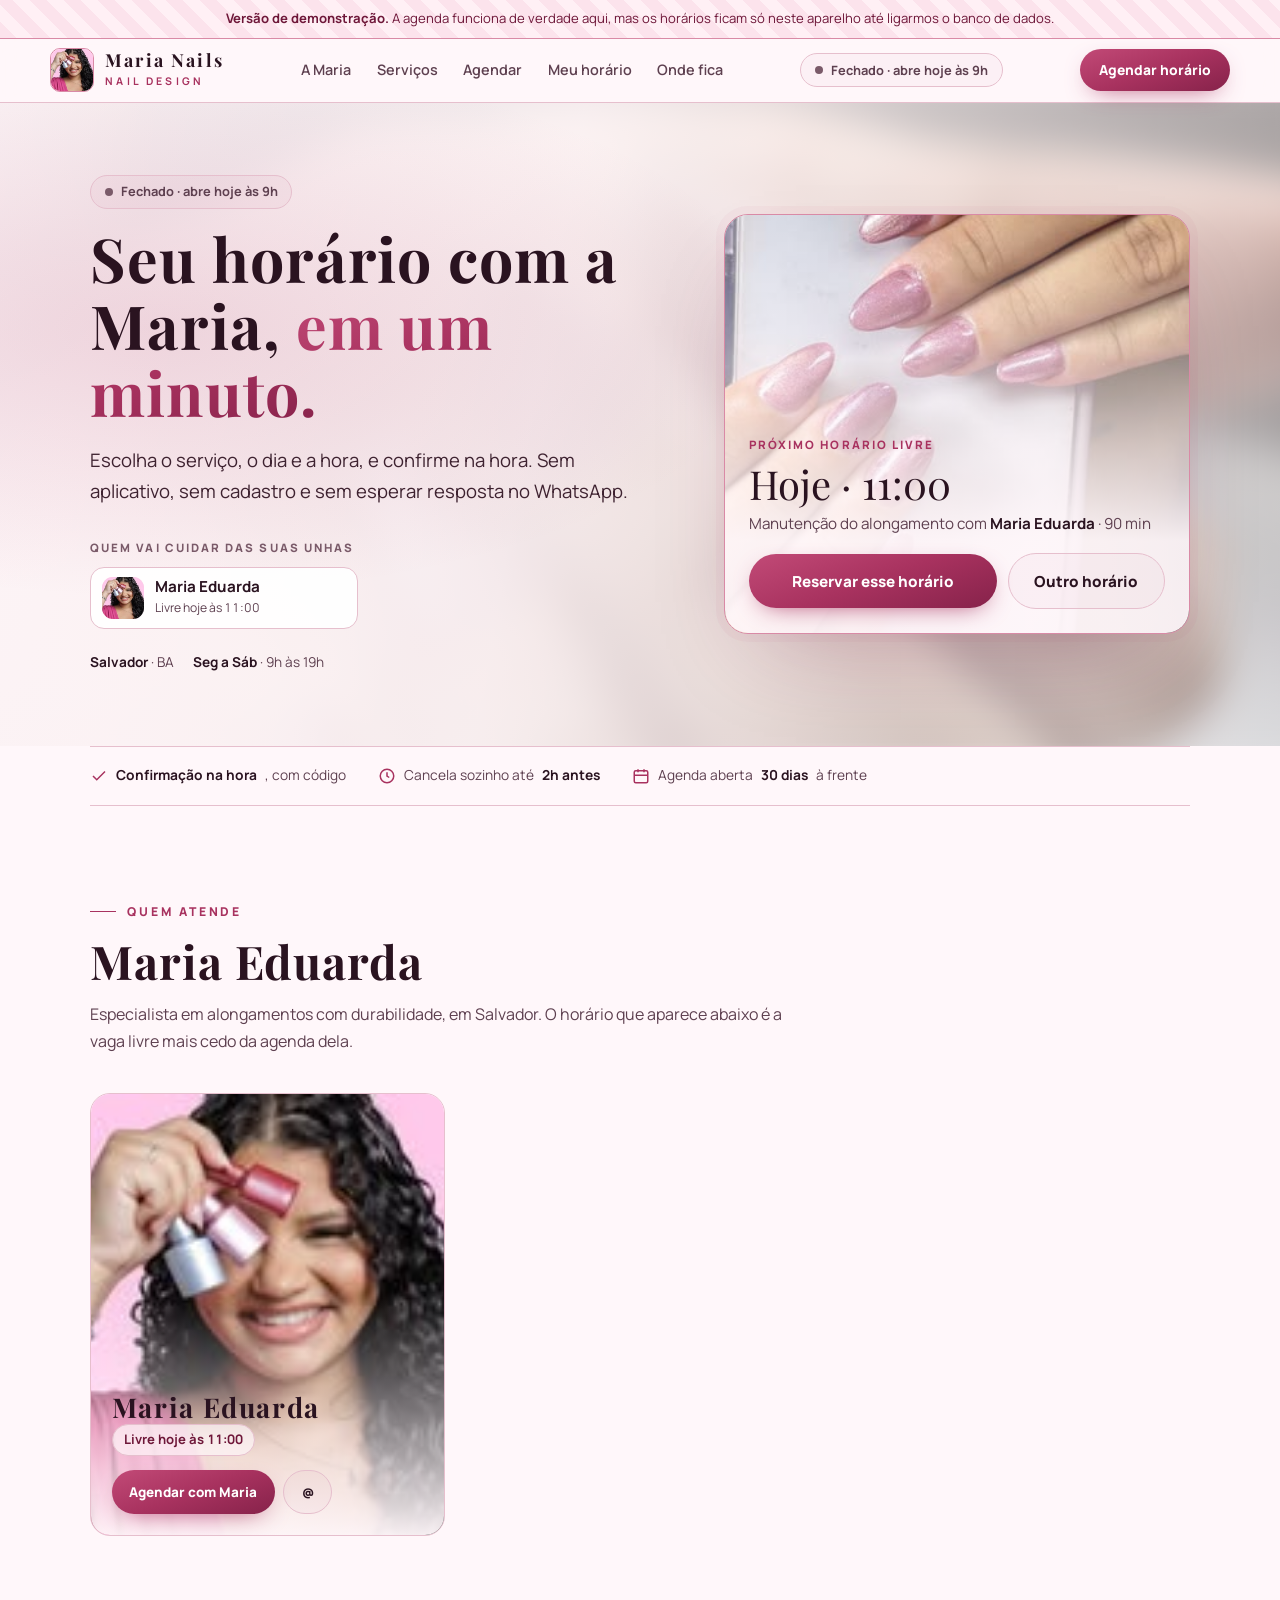
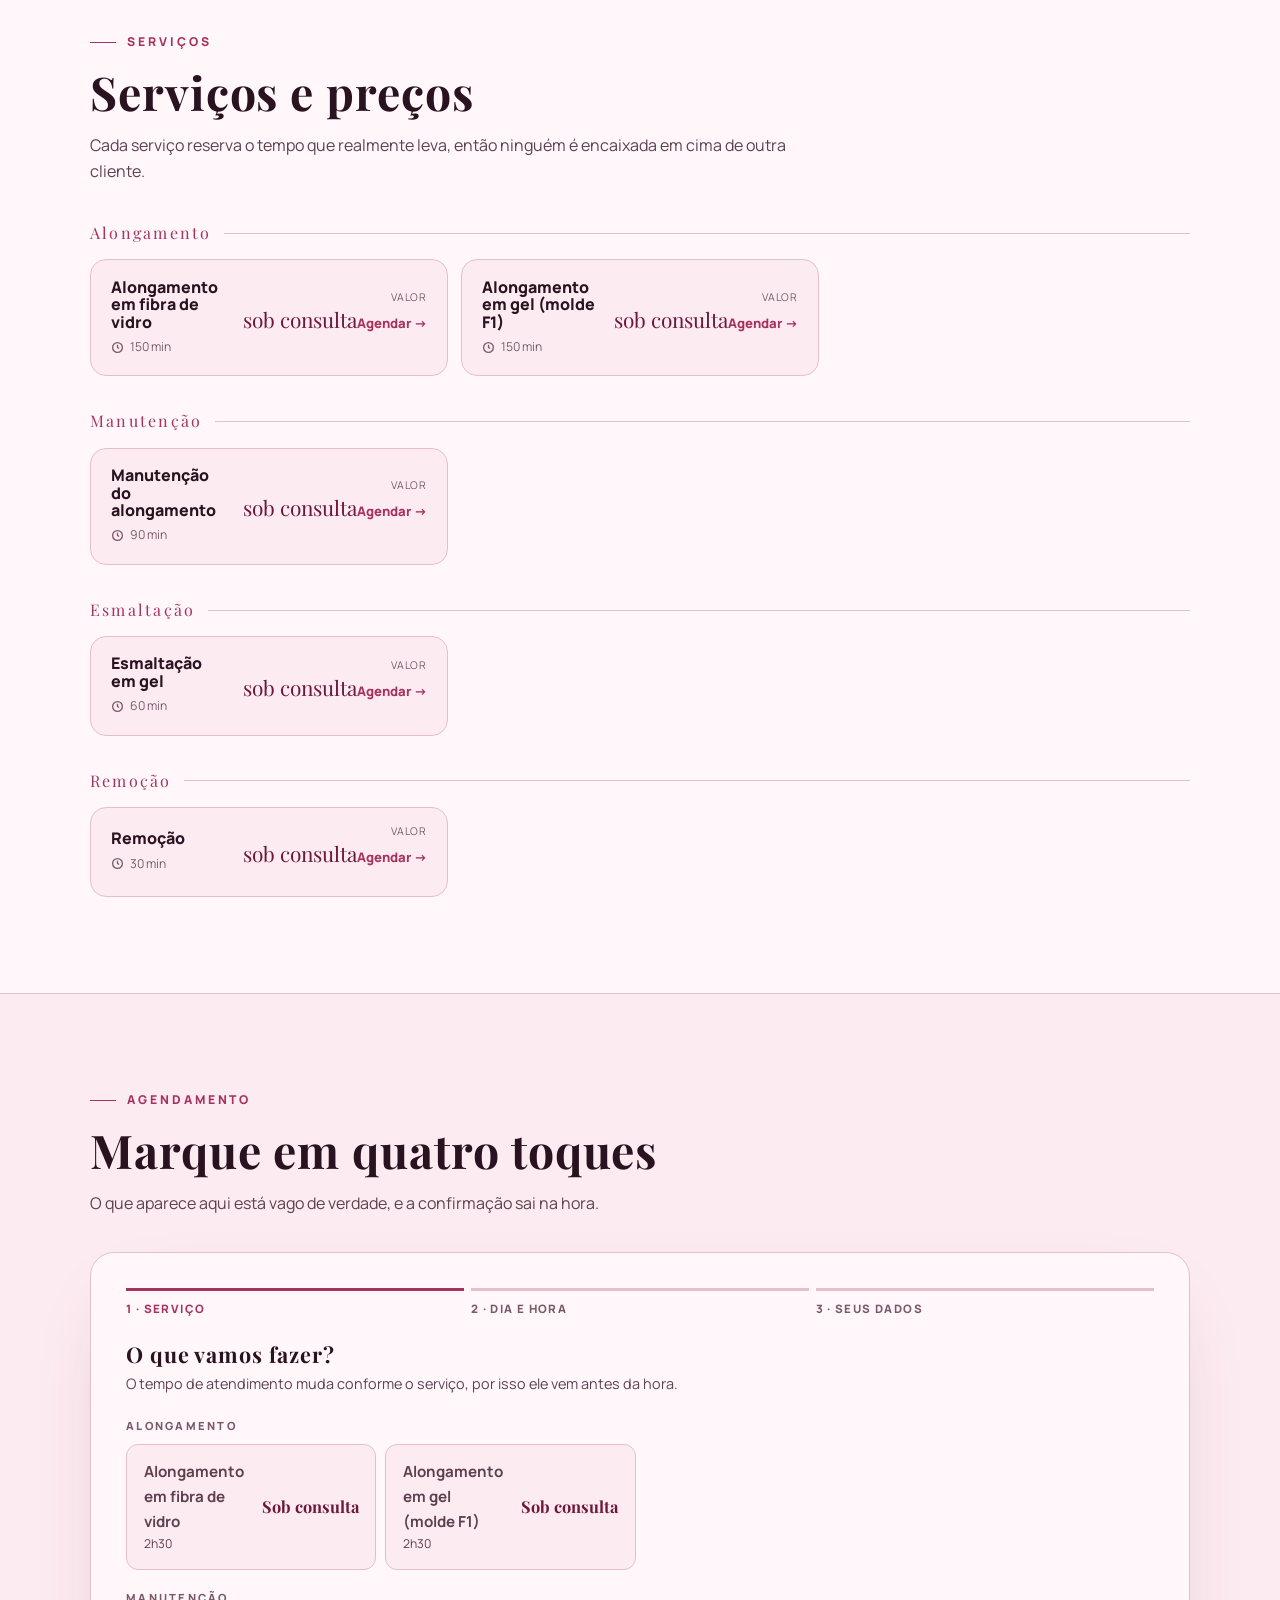
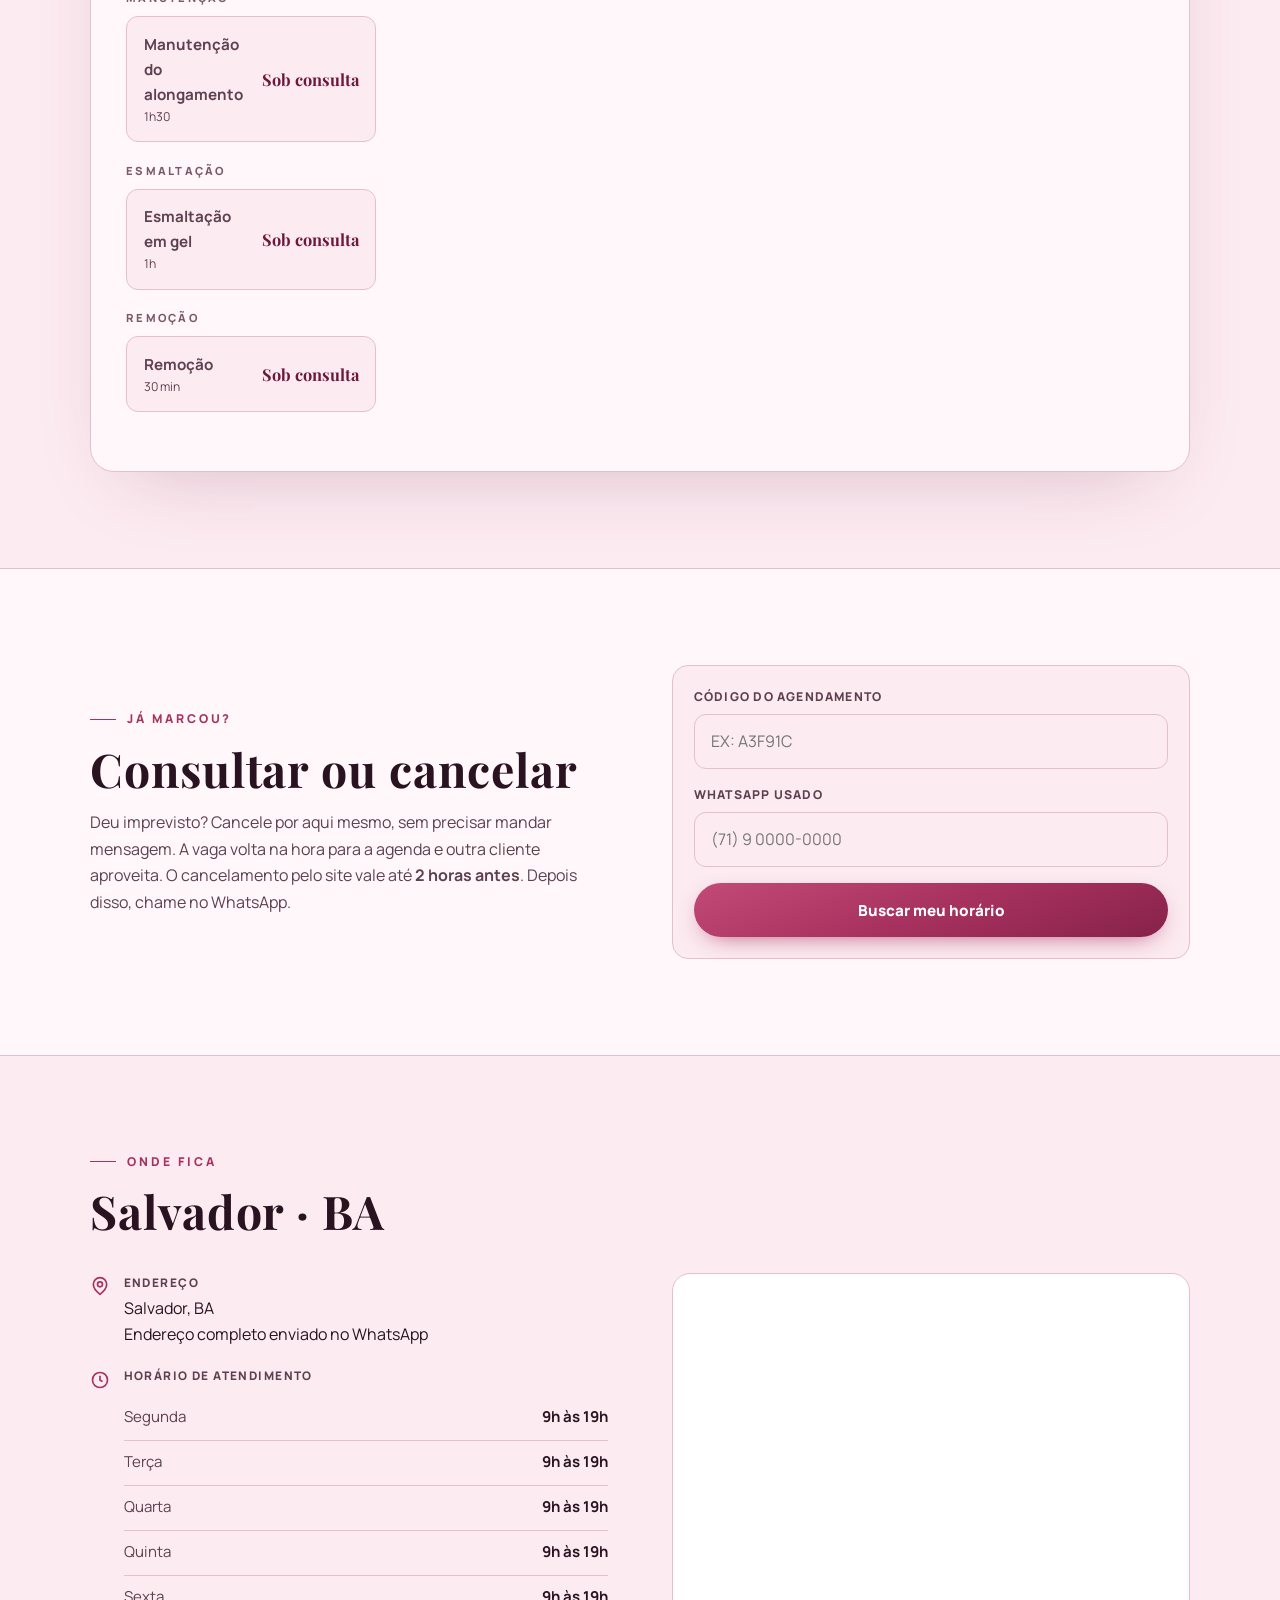
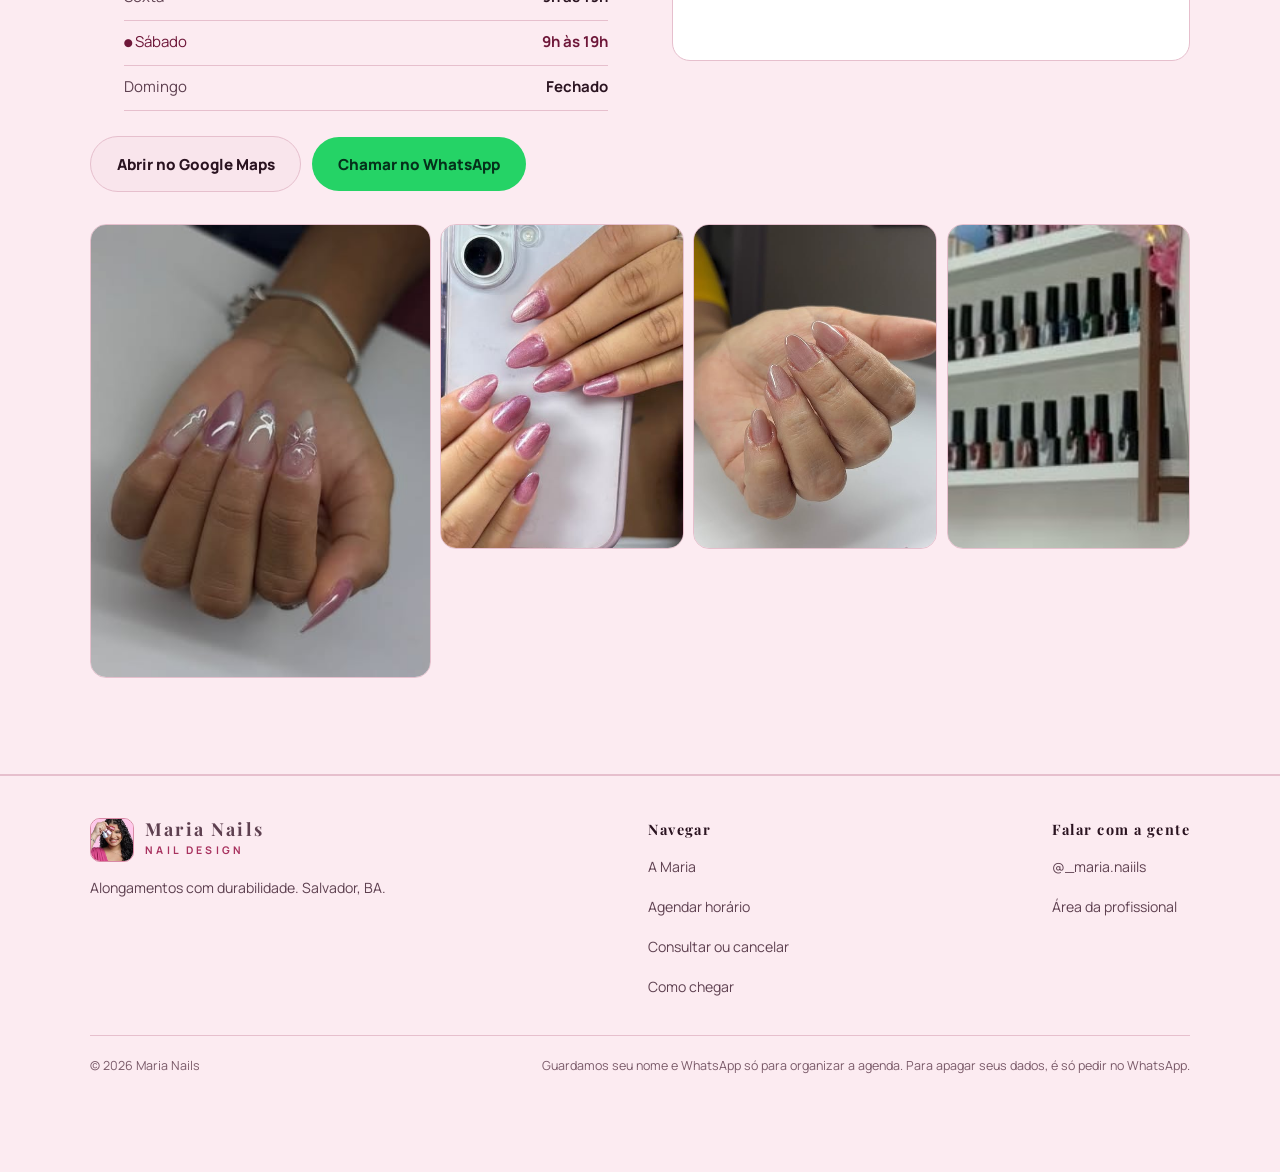
<file: index.html>
<!DOCTYPE html>
<html lang="pt-BR">
<head>
<meta charset="UTF-8">
<meta name="viewport" content="width=device-width, initial-scale=1.0">
<title>Maria Nails · Alongamento de unhas em Salvador · Agende com a Maria Eduarda</title>
<meta name="description" content="Alongamento de unhas em Salvador com a Maria Eduarda. Escolha o serviço e o horário e confirme na hora, sem app e sem cadastro.">
<meta name="theme-color" content="#FFF7FA">
<link rel="icon" href="fotos/logo.jpg">

<meta property="og:type" content="website">
<meta property="og:title" content="Maria Nails · Agende seu horário">
<meta property="og:description" content="Escolha o serviço e o horário. Confirmação na hora, sem app.">
<meta property="og:image" content="fotos/unhas-3.jpg">
<meta property="og:locale" content="pt_BR">
<meta name="twitter:card" content="summary_large_image">

<link rel="preconnect" href="https://fonts.googleapis.com">
<link rel="preconnect" href="https://fonts.gstatic.com" crossorigin>
<link href="https://fonts.googleapis.com/css2?family=Playfair+Display:wght@500;600;700&family=Manrope:wght@400;500;600;700;800&display=swap" rel="stylesheet">
<link rel="stylesheet" href="assets/estilo.css?v=20260923222711">

<script type="application/ld+json">
{
  "@context":"https://schema.org",
  "@type":"NailSalon",
  "name":"Maria Nails",
  "slogan":"Alongamentos com durabilidade",
  "image":"fotos/unhas-3.jpg",
  "priceRange":"R$$",
  "address":{
    "@type":"PostalAddress",
    "addressLocality":"Salvador",
    "addressRegion":"BA",
    "addressCountry":"BR"
  },
  "sameAs":["https://www.instagram.com/_maria.naiils/"],
  "openingHoursSpecification":[
    {"@type":"OpeningHoursSpecification","dayOfWeek":["Monday","Tuesday","Wednesday","Thursday","Friday","Saturday"],"opens":"09:00","closes":"19:00"}
  ]
}
</script>
</head>
<body>

<div id="faixa-demo" class="faixa-demo" hidden>
  <b>Versão de demonstração.</b> A agenda funciona de verdade aqui, mas os horários ficam só neste aparelho até ligarmos o banco de dados.
</div>

<!-- ================= TOPO ================= -->
<header class="topo">
  <div class="wrap topo-in">
    <a class="marca" href="#" aria-label="Maria Nails, início">
      <img src="fotos/logo.jpg" alt="" width="44" height="44">
      <span><b>Maria Nails</b><small>Nail design</small></span>
    </a>
    <nav class="menu">
      <a href="#equipe">A Maria</a>
      <a href="#servicos">Serviços</a>
      <a href="#agendar">Agendar</a>
      <a href="#meu-horario">Meu horário</a>
      <a href="#local">Onde fica</a>
    </nav>
    <span class="status" data-status></span>
    <a class="btn btn-prata" href="#agendar">Agendar horário</a>
  </div>
</header>

<!-- ================= CAPA: a agenda já começa aqui ================= -->
<section class="capa capa-agenda">
  <div class="capa-foto" style="background-image:url('fotos/unhas-2.jpg')"></div>
  <div class="wrap capa-in">
    <div class="capa-txt">
      <span class="status" data-status></span>
      <h1>Seu horário com a Maria, <span class="prata-texto">em um minuto.</span></h1>
      <p class="lead">
        Escolha o serviço, o dia e a hora, e confirme na hora.
        Sem aplicativo, sem cadastro e sem esperar resposta no WhatsApp.
      </p>

      <p class="rotulo">Quem vai cuidar das suas unhas</p>
      <div class="atalhos" id="atalhos">
        <div class="carregando">Carregando a agenda…</div>
      </div>

      <div class="capa-rodape">
        <span><b>Salvador</b> · BA</span>
        <span><b>Seg a Sáb</b> · 9h às 19h</span>
      </div>
    </div>

    <aside class="proximo" id="proximo" aria-live="polite">
      <img src="fotos/unhas-3.jpg" alt="" width="360" height="640">
      <div class="proximo-in">
        <p class="rotulo">Próximo horário livre</p>
        <div class="proximo-quando" id="px-quando">Procurando…</div>
        <p class="proximo-com" id="px-com">&nbsp;</p>
        <div class="acoes">
          <button class="btn btn-prata btn-bloco" id="px-reservar" type="button" disabled>Reservar esse horário</button>
          <a class="btn btn-linha" href="#agendar">Outro horário</a>
        </div>
      </div>
    </aside>
  </div>
</section>

<div class="wrap">
  <div class="selos">
    <span><svg width="18" height="18" viewBox="0 0 24 24" fill="none" stroke="currentColor" stroke-width="2"><path d="M20 6 9 17l-5-5"/></svg><b>Confirmação na hora</b>, com código</span>
    <span><svg width="18" height="18" viewBox="0 0 24 24" fill="none" stroke="currentColor" stroke-width="2"><circle cx="12" cy="12" r="9"/><path d="M12 7v5l3 2"/></svg>Cancela sozinho até <b>2h antes</b></span>
    <span><svg width="18" height="18" viewBox="0 0 24 24" fill="none" stroke="currentColor" stroke-width="2"><rect x="3" y="5" width="18" height="16" rx="2"/><path d="M8 3v4M16 3v4M3 11h18"/></svg>Agenda aberta <b>30 dias</b> à frente</span>
  </div>
</div>

<!-- ================= EQUIPE ================= -->
<section class="secao" id="equipe">
  <div class="wrap">
    <p class="olho">Quem atende</p>
    <h2>Maria Eduarda</h2>
    <p class="sub">
      Especialista em alongamentos com durabilidade, em Salvador.
      O horário que aparece abaixo é a vaga livre mais cedo da agenda dela.
    </p>
    <div class="equipe equipe-v2" id="equipe-lista">
      <div class="carregando">Carregando a agenda…</div>
    </div>
  </div>
</section>

<!-- ================= SERVIÇOS ================= -->
<section class="secao" id="servicos" style="padding-top:0">
  <div class="wrap">
    <p class="olho">Serviços</p>
    <h2>Serviços e preços</h2>
    <p class="sub">
      Cada serviço reserva o tempo que realmente leva,
      então ninguém é encaixada em cima de outra cliente.
    </p>
    <div id="cardapio" style="margin-top:2.2rem">
      <div class="carregando">Carregando os serviços…</div>
    </div>
  </div>
</section>

<!-- ================= AGENDAMENTO ================= -->
<section class="secao agendar" id="agendar">
  <div class="wrap">
    <p class="olho">Agendamento</p>
    <h2>Marque em quatro toques</h2>
    <p class="sub">
      O que aparece aqui está vago de verdade, e a confirmação sai na hora.
    </p>

    <div class="painel" id="agendar-app">

      <div class="passos" id="passos">
        <div class="passo" data-estado="atual">1 · Profissional</div>
        <div class="passo" data-estado="aberto">2 · Serviço</div>
        <div class="passo" data-estado="aberto">3 · Dia e hora</div>
        <div class="passo" data-estado="aberto">4 · Seus dados</div>
      </div>

      <div class="escolhas" id="escolhas" hidden></div>

      <!-- 1 -->
      <div class="etapa" data-etapa="1" data-ativa>
        <h3>Com quem você quer agendar?</h3>
        <p class="dica">Cada profissional tem a própria agenda.</p>
        <div class="lista-barbeiros" id="lista-barbeiros"></div>
      </div>

      <!-- 2 -->
      <div class="etapa" data-etapa="2">
        <h3>O que vamos fazer?</h3>
        <p class="dica">O tempo de atendimento muda conforme o serviço, por isso ele vem antes da hora.</p>
        <div id="lista-servicos"></div>
        <div class="acoes"><button class="voltar" type="button" data-voltar="1">← Trocar a profissional</button></div>
      </div>

      <!-- 3 -->
      <div class="etapa" data-etapa="3">
        <h3>Escolha o dia e a hora</h3>
        <div class="fita" id="fita-dias"></div>
        <p class="titulo-dia" id="titulo-dia"></p>
        <div id="caixa-horas"></div>
        <div class="acoes"><button class="voltar" type="button" data-voltar="2">← Trocar o serviço</button></div>
      </div>

      <!-- 4 -->
      <div class="etapa" data-etapa="4">
        <h3>Quase lá</h3>
        <p class="dica">Só falta saber quem vem fazer as unhas.</p>
        <div class="resumo" id="resumo"></div>
        <form id="form-cliente" novalidate>
          <div class="campos">
            <div class="campo">
              <label for="cli-nome">Seu nome</label>
              <input id="cli-nome" name="nome" type="text" autocomplete="name" placeholder="Como te chamam" required>
            </div>
            <div class="campo">
              <label for="cli-tel">WhatsApp</label>
              <input id="cli-tel" name="tel" type="tel" inputmode="numeric" autocomplete="tel" placeholder="(71) 9 0000-0000" required>
              <p class="ajuda">Serve para te achar se precisar remarcar. Não vai para lista de propaganda.</p>
            </div>
            <div class="campo">
              <label for="cli-obs">Observação <span style="text-transform:none;letter-spacing:0;font-weight:500">(opcional)</span></label>
              <textarea id="cli-obs" name="obs" maxlength="240" placeholder="Ex: formato amendoado, cor nude"></textarea>
            </div>
          </div>
          <div id="msg-form"></div>
          <div class="acoes">
            <button class="btn btn-prata" id="btn-confirmar" type="submit">Confirmar horário</button>
            <button class="voltar" type="button" data-voltar="3">← Trocar a hora</button>
          </div>
        </form>
      </div>

      <!-- 5 -->
      <div class="etapa" data-etapa="5">
        <div class="sucesso">
          <div class="selo-ok" aria-hidden="true">
            <svg width="30" height="30" viewBox="0 0 24 24" fill="none" stroke="currentColor" stroke-width="3" stroke-linecap="round" stroke-linejoin="round"><path d="M20 6 9 17l-5-5"/></svg>
          </div>
          <h3>Horário confirmado</h3>
          <p class="com">com <span id="ok-barbeiro"></span></p>
          <p class="dica" id="ok-linha" style="color:var(--cinza);margin:.4rem 0 1rem"></p>
          <p style="font-size:.76rem;letter-spacing:.16em;text-transform:uppercase;color:var(--cinza);font-weight:800">Seu código</p>
          <div class="codigo" id="ok-codigo"></div>
          <p style="max-width:34rem;margin:0 auto 1.4rem;color:var(--cinza);font-size:.92rem">
            Guarde esse código: é com ele que você consulta ou cancela sozinho,
            até 2 horas antes. Chegue uns 5 minutinhos antes.
          </p>
          <div class="acoes" style="justify-content:center">
            <a class="btn btn-zap" id="ok-zap" target="_blank" rel="noopener">Avisar no WhatsApp</a>
            <a class="btn btn-linha" id="ok-ics">Salvar no calendário</a>
            <button class="btn btn-linha" id="btn-novo" type="button">Marcar outro</button>
          </div>
        </div>
      </div>

    </div>
  </div>
</section>

<!-- ================= MEU HORÁRIO ================= -->
<section class="secao" id="meu-horario">
  <div class="wrap dupla">
    <div>
      <p class="olho">Já marcou?</p>
      <h2>Consultar ou cancelar</h2>
      <p class="sub">
        Deu imprevisto? Cancele por aqui mesmo, sem precisar mandar mensagem.
        A vaga volta na hora para a agenda e outra cliente aproveita.
        O cancelamento pelo site vale até <b>2 horas antes</b>. Depois disso, chame no WhatsApp.
      </p>
    </div>
    <div class="cartao">
      <form id="form-consulta">
        <div class="campos">
          <div class="campo">
            <label for="con-codigo">Código do agendamento</label>
            <input id="con-codigo" type="text" placeholder="Ex: A3F91C" style="text-transform:uppercase" required>
          </div>
          <div class="campo">
            <label for="con-tel">WhatsApp usado</label>
            <input id="con-tel" type="tel" inputmode="numeric" placeholder="(71) 9 0000-0000" required>
          </div>
          <button class="btn btn-prata btn-bloco" type="submit">Buscar meu horário</button>
        </div>
      </form>
      <div id="saida-consulta"></div>
    </div>
  </div>
</section>

<!-- ================= ONDE FICA ================= -->
<section class="secao" id="local" style="background:var(--grafite);border-block:1px solid var(--borda)">
  <div class="wrap">
    <p class="olho">Onde fica</p>
    <h2>Salvador · BA</h2>

    <div class="dupla" style="margin-top:2.2rem;align-items:start">
      <div class="info-local">
        <div class="info-item">
          <svg width="20" height="20" viewBox="0 0 24 24" fill="none" stroke="currentColor" stroke-width="2"><path d="M20 10c0 6-8 12-8 12s-8-6-8-12a8 8 0 1 1 16 0Z"/><circle cx="12" cy="10" r="3"/></svg>
          <div>
            <b class="rot">Endereço</b>
            Salvador, BA<br>
            Endereço completo enviado no WhatsApp
          </div>
        </div>

        <div class="info-item">
          <svg width="20" height="20" viewBox="0 0 24 24" fill="none" stroke="currentColor" stroke-width="2"><circle cx="12" cy="12" r="9"/><path d="M12 7v5l3 2"/></svg>
          <div style="width:100%">
            <b class="rot">Horário de atendimento</b>
            <table class="tabela-horario" id="tabela-horario">
              <tr data-dia="1"><td>Segunda</td><td>9h às 19h</td></tr>
              <tr data-dia="2"><td>Terça</td><td>9h às 19h</td></tr>
              <tr data-dia="3"><td>Quarta</td><td>9h às 19h</td></tr>
              <tr data-dia="4"><td>Quinta</td><td>9h às 19h</td></tr>
              <tr data-dia="5"><td>Sexta</td><td>9h às 19h</td></tr>
              <tr data-dia="6"><td>Sábado</td><td>9h às 19h</td></tr>
              <tr data-dia="0"><td>Domingo</td><td>Fechado</td></tr>
            </table>
          </div>
        </div>

        <div class="acoes" style="margin-top:.4rem">
          <a class="btn btn-linha" id="link-maps" target="_blank" rel="noopener" href="https://www.google.com/maps/search/?api=1&amp;query=Salvador+BA">Abrir no Google Maps</a>
          <a class="btn btn-linha" id="link-contato" target="_blank" rel="noopener" href="https://ig.me/m/_maria.naiils">Chamar no WhatsApp</a>
        </div>
      </div>

      <div class="mapa">
        <iframe title="Mapa de Salvador" loading="lazy" referrerpolicy="no-referrer-when-downgrade"
          src="https://www.google.com/maps?q=Salvador%20-%20BA&output=embed"></iframe>
      </div>
    </div>

    <div class="faixa-fotos">
      <figure><img src="fotos/unhas-1.jpg" loading="lazy" style="object-position:50% 45%" alt="Alongamento stiletto com efeito nude rosado e desenhos em linha branca."></figure>
      <figure><img src="fotos/unhas-3.jpg" loading="lazy" style="object-position:50% 45%" alt="Unhas amendoadas com esmaltação rosa efeito olho de gato."></figure>
      <figure><img src="fotos/unhas-2.jpg" loading="lazy" style="object-position:50% 50%" alt="Unhas curtas amendoadas em nude rosado com brilho."></figure>
      <figure><img src="fotos/estudio.jpg" loading="lazy" style="object-position:50% 50%" alt="Prateleira de esmaltes do estúdio, com flores cor-de-rosa ao lado."></figure>
    </div>
  </div>
</section>

<!-- ================= RODAPÉ ================= -->
<footer class="rodape">
  <div class="wrap">
    <div class="rodape-in">
      <div style="max-width:22rem">
        <a class="marca" href="#" style="margin-bottom:.9rem">
          <img src="fotos/logo.jpg" alt="" width="44" height="44">
          <span><b>Maria Nails</b><small>Nail design</small></span>
        </a>
        <p>Alongamentos com durabilidade. Salvador, BA.</p>
      </div>
      <div>
        <b class="rodape-titulo">Navegar</b>
        <ul class="rodape-links">
          <li><a href="#equipe">A Maria</a></li>
          <li><a href="#agendar">Agendar horário</a></li>
          <li><a href="#meu-horario">Consultar ou cancelar</a></li>
          <li><a href="#local">Como chegar</a></li>
        </ul>
      </div>
      <div>
        <b class="rodape-titulo">Falar com a gente</b>
        <ul class="rodape-links">
          <li><a href="https://www.instagram.com/_maria.naiils/" target="_blank" rel="noopener">@_maria.naiils</a></li>
          <li><a href="admin.html">Área da profissional</a></li>
        </ul>
      </div>
    </div>
    <div class="creditos">
      <span>© <span id="ano"></span> Maria Nails</span>
      <span>Guardamos seu nome e WhatsApp só para organizar a agenda. Para apagar seus dados, é só pedir no WhatsApp.</span>
    </div>
  </div>
</footer>

<a class="flutua" href="#agendar">
  <svg width="18" height="18" viewBox="0 0 24 24" fill="none" stroke="currentColor" stroke-width="2"><rect x="3" y="5" width="18" height="16" rx="2"/><path d="M8 3v4M16 3v4M3 11h18"/></svg>
  Agendar
</a>

<script src="assets/config.js?v=20260923222711"></script>
<!-- Este bloco vem ANTES de agenda.js: registra o ouvinte que recebe
     profissional e serviços assim que carregam. -->
<script>
(function () {
  var CFG = window.TV;
  var DIAS = ['domingo','segunda','terça','quarta','quinta','sexta','sábado'];
  document.getElementById('ano').textContent = new Date().getFullYear();
  if (CFG.modoDemo) document.getElementById('faixa-demo').hidden = false;
  if (CFG.whatsapp) {
    var contato = document.getElementById('link-contato');
    contato.href = 'https://wa.me/' + CFG.whatsapp;
    contato.textContent = 'Chamar no WhatsApp';
    contato.className = 'btn btn-zap';
  }

  function el(tag, cls, txt) {
    var n = document.createElement(tag);
    if (cls) n.className = cls;
    if (txt != null) n.textContent = txt;
    return n;
  }
  function min(t) { var p = String(t).split(':'); return (+p[0]) * 60 + (+p[1]); }
  function horaCurta(t) { var p = String(t).split(':'); return (+p[0]) + 'h' + (p[1] === '00' ? '' : p[1]); }
  function irAgendar() { document.getElementById('agendar').scrollIntoView({ behavior: 'smooth' }); }
  function avatar(b, cls) {
    var box = el('span', cls);
    if (b.foto) { var i = el('img'); i.src = b.foto; i.alt = ''; box.appendChild(i); }
    else box.appendChild(el('span', 'iniciais', CFG.iniciais ? CFG.iniciais(b.nome) : b.nome[0]));
    return box;
  }
  function primeiroNome(n) { return String(n).split(' ')[0]; }
  function quando(p) { return CFG.diaRelativo(p.dia).replace(/, \d+ de .*/, '') + ' · ' + p.hora; }

  /* ---- aberto / fechado agora ---- */
  (function status() {
    var agora = new Date(), m = agora.getHours() * 60 + agora.getMinutes();
    var hoje = CFG.expediente[agora.getDay()], txt, aberto = false;
    if (hoje && hoje.aberto && m >= min(hoje.abre) && m < min(hoje.fecha)) {
      aberto = true; txt = 'Aberto agora · até ' + horaCurta(hoje.fecha);
    } else {
      for (var i = 0; i < 8; i++) {
        var d = (agora.getDay() + i) % 7, e = CFG.expediente[d];
        if (!e || !e.aberto || (i === 0 && m >= min(e.abre))) continue;
        txt = 'Fechado · abre ' + (i === 0 ? 'hoje' : i === 1 ? 'amanhã' : DIAS[d]) + ' às ' + horaCurta(e.abre);
        break;
      }
    }
    Array.prototype.forEach.call(document.querySelectorAll('[data-status]'), function (s) {
      s.textContent = txt;
      if (aberto) s.setAttribute('data-aberto', '');
    });
    var linha = document.querySelector('#tabela-horario tr[data-dia="' + agora.getDay() + '"]');
    if (linha) linha.setAttribute('data-hoje', '');
  })();

  /* ---- cardápio ---- */
  function pintaCardapio(lista) {
    var alvo = document.getElementById('cardapio');
    alvo.innerHTML = '';
    var grupos = {};
    lista.forEach(function (s) {
      if (s.categoria === 'Assinatura') { alvo.appendChild(cardAssinatura(s)); return; }
      var g = s.categoria || 'Serviços'; (grupos[g] = grupos[g] || []).push(s);
    });
    Object.keys(grupos).forEach(function (g) {
      var bloco = el('div', 'cardapio-grupo');
      bloco.appendChild(el('div', 'cardapio-titulo', g));
      var grade = el('div', 'grade-servicos');
      grupos[g].forEach(function (s) {
        var card = el('article', 'servico');
        card.innerHTML =
          '<div class="servico-txt"><h3></h3><p></p>' +
            '<span class="tempo"><svg width="13" height="13" viewBox="0 0 24 24" fill="none" stroke="currentColor" stroke-width="2.4"><circle cx="12" cy="12" r="9"/><path d="M12 7v5l3 2"/></svg>' +
            s.duracao_min + ' min</span></div>' +
          '<div class="servico-dir"><span class="preco"></span>' +
            '<button class="marcar" type="button">Agendar →</button></div>';
        card.querySelector('h3').textContent = s.nome;
        card.querySelector('p').textContent = s.descricao || '';
        card.querySelector('.preco').innerHTML = valor(s);
        card.querySelector('.marcar').addEventListener('click', function () { CFG.agendarServico(s.id); irAgendar(); });
        grade.appendChild(card);
      });
      bloco.appendChild(grade);
      alvo.appendChild(bloco);
    });
  }
  function valor(s) {
    if (!s.preco_centavos) return '<small>valor</small>sob consulta';
    return (s.a_partir_de ? '<small>a partir de</small>' : '') + 'R$ ' + (s.preco_centavos / 100).toFixed(2).replace('.', ',');
  }
  function cardAssinatura(s) {
    var c = el('article', 'assinatura');
    var esq = el('div');
    esq.appendChild(el('p', 'rotulo', 'Assinatura da casa'));
    esq.appendChild(el('h3', null, s.nome));
    esq.appendChild(el('p', null, s.descricao || ''));
    var meta = el('div', 'meta');
    meta.appendChild(el('span', null, s.duracao_min + ' min de atendimento'));
    esq.appendChild(meta);
    var dir = el('div', 'servico-dir');
    var p = el('div', 'preco'); p.innerHTML = valor(s);
    dir.appendChild(p);
    var b = el('button', 'btn btn-prata', 'Agendar');
    b.type = 'button'; b.style.marginTop = '.6rem';
    b.addEventListener('click', function () { CFG.agendarServico(s.id); irAgendar(); });
    dir.appendChild(b);
    c.appendChild(esq); c.appendChild(dir);
    return c;
  }

  /* ---- atalhos da capa + cards da equipe, com a vaga mais cedo de cada um ---- */
  function pintaEquipe(barbeiros, servicos) {
    var servRef = servicos.filter(function (s) { return s.id === 'manutencao' || s.slug === 'manutencao'; })[0] || servicos[0];
    var atalhos = document.getElementById('atalhos');
    var lista = document.getElementById('equipe-lista');
    atalhos.innerHTML = ''; lista.innerHTML = '';

    var proximos = [];
    barbeiros.forEach(function (b) {
      var at = el('button', 'atalho'); at.type = 'button';
      at.appendChild(avatar(b, 'av'));
      var t = el('span'); t.appendChild(el('b', null, b.nome));
      var sm = el('small', null, 'Vendo a agenda…'); t.appendChild(sm);
      at.appendChild(t);
      at.addEventListener('click', function () { CFG.agendarCom(b.id); irAgendar(); });
      atalhos.appendChild(at);

      var card = el('article', 'membro' + (b.foto ? '' : ' sem-foto'));
      if (b.foto) {
        var img = el('img'); img.src = b.foto; img.loading = 'lazy'; img.alt = 'Foto de ' + b.nome + ', nail designer.';
        card.appendChild(img);
      } else {
        card.appendChild(el('span', 'iniciais', CFG.iniciais ? CFG.iniciais(b.nome) : b.nome[0]));
      }
      var info = el('div', 'membro-info');
      info.appendChild(el('h3', null, b.nome));
      var livre = el('span', 'livre', 'Vendo a agenda…');
      info.appendChild(livre);
      var ac = el('div', 'membro-acoes');
      var bt = el('button', 'btn btn-prata', 'Agendar com ' + primeiroNome(b.nome));
      bt.type = 'button';
      bt.addEventListener('click', function () { CFG.agendarCom(b.id); irAgendar(); });
      ac.appendChild(bt);
      if (b.instagram) {
        var ig = el('a', 'btn btn-linha', '@'); ig.href = 'https://www.instagram.com/' + b.instagram + '/';
        ig.target = '_blank'; ig.rel = 'noopener'; ig.setAttribute('aria-label', 'Instagram de ' + b.nome);
        ac.appendChild(ig);
      }
      info.appendChild(ac);
      card.appendChild(info);
      lista.appendChild(card);

      proximos.push(CFG.proximoLivre(b, servRef).then(function (p) {
        var txt = p ? 'Livre ' + quando(p).toLowerCase().replace(' · ', ' às ') : 'Agenda cheia nos próximos dias';
        sm.textContent = txt; livre.textContent = txt;
        return p ? { b: b, p: p } : null;
      }).catch(function () { sm.textContent = livre.textContent = 'Ver horários'; return null; }));
    });

    // com uma profissional só, "sem preferência" não faz sentido
    if (barbeiros.length > 1) {
    var q = el('button', 'atalho qualquer'); q.type = 'button';
    q.innerHTML = '<span class="av"><svg width="22" height="22" viewBox="0 0 24 24" fill="none" stroke="currentColor" stroke-width="1.8"><circle cx="9" cy="8" r="3.2"/><circle cx="17" cy="9" r="2.6"/><path d="M3 20c.6-3.4 3-5.4 6-5.4s5.4 2 6 5.4M15 14.8c2.8-.4 5.2 1.3 6 4.6"/></svg></span>' +
                  '<span><b>Sem preferência</b><small>Quem estiver livre primeiro</small></span>';
    q.addEventListener('click', function () { CFG.agendarCom('qualquer'); irAgendar(); });
    atalhos.appendChild(q);
    }

    // cartão "próximo horário livre": a vaga mais cedo da casa inteira
    Promise.all(proximos).then(function (r) {
      var melhor = r.filter(Boolean).sort(function (a, c) {
        return (a.p.dia + a.p.hora) < (c.p.dia + c.p.hora) ? -1 : 1;
      })[0];
      var qd = document.getElementById('px-quando'), com = document.getElementById('px-com'), bt = document.getElementById('px-reservar');
      if (!melhor) { qd.textContent = 'Agenda cheia'; com.textContent = 'Chame no WhatsApp que a gente encaixa.'; return; }
      qd.textContent = quando(melhor.p);
      com.innerHTML = '';
      com.appendChild(document.createTextNode(servRef.nome + ' com '));
      com.appendChild(el('b', null, melhor.b.nome));
      com.appendChild(document.createTextNode(' · ' + servRef.duracao_min + ' min'));
      bt.disabled = false;
      bt.onclick = function () { CFG.agendarDireto(melhor.b.id, servRef.id, melhor.p.dia, melhor.p.hora); irAgendar(); };
    });
  }

  var dados = null;
  function recebe(d) { dados = d; pintaCardapio(d.servicos); pintaEquipe(d.barbeiros, d.servicos); }
  document.addEventListener('tv:dados', function (ev) { recebe(ev.detail); });
  // marcou? a vaga some da capa e dos cards na mesma hora
  document.addEventListener('tv:agendado', function () { if (dados) pintaEquipe(dados.barbeiros, dados.servicos); });
})();
</script>
<script src="assets/agenda.js?v=20260923222711"></script>
</body>
</html>
</file>
<file: assets/estilo.css>
/* =====================================================================
   Maria Nails — folha de estilo
   Paleta tirada do próprio Instagram: fundo claro, rosa da parede de
   flores e dos esmaltes olho de gato, texto vinho escuro (alto contraste).
   As variáveis mantêm os nomes do modelo (--prata = cor de destaque).
   ===================================================================== */

:root{
  --fundo:      #FFF7FA;
  --grafite:    #FCEBF1;
  --carvao:     #FFFFFF;
  --chumbo:     #F8DFE8;
  --borda:      #E6BFCD;

  --prata:       #A8325F;
  --prata-clara: #6E1739;
  --prata-fundo: #D98AA6;
  --prata-gradiente: linear-gradient(160deg, #C24A77 0%, #A8325F 50%, #86224A 100%);

  --creme:      #2A1320;
  --cinza:      #5E4050;
  --cinza-fraco:#7A5A69;
  --verde-zap:  #25D366;
  --vermelho:   #B42318;

  --display: 'Playfair Display', Georgia, serif;
  --corpo:   'Manrope', system-ui, sans-serif;

  --raio:  16px;
  --larg:  1180px;
}

*{margin:0;padding:0;box-sizing:border-box}
[hidden]{display:none !important}
html{scroll-behavior:smooth;scroll-padding-top:80px}
body{
  font-family:var(--corpo);
  background:var(--fundo);
  color:var(--creme);
  line-height:1.65;
  overflow-x:clip;
  -webkit-font-smoothing:antialiased;
}
img{display:block;max-width:100%}
a{color:inherit;text-decoration:none}
button{font:inherit;color:inherit;background:none;border:none;cursor:pointer}
:focus-visible{outline:2px solid var(--prata);outline-offset:3px;border-radius:6px}

.wrap{max-width:var(--larg);margin:0 auto;padding:0 clamp(1rem,4vw,2.5rem)}
.secao{padding:clamp(3.5rem,8vw,6rem) 0}

h1,h2,h3,.display{font-family:var(--display);font-weight:700;line-height:1.1;letter-spacing:.02em}
h2{font-size:clamp(1.9rem,4.4vw,2.9rem)}
h3{font-size:1.1rem;letter-spacing:.04em}

.olho{
  font-size:.76rem;font-weight:800;letter-spacing:.24em;text-transform:uppercase;color:var(--prata);
  display:flex;align-items:center;gap:.7rem;margin-bottom:.9rem;
}
.olho::before{content:"";width:26px;height:1px;background:var(--prata);flex:none}
.sub{color:var(--cinza);max-width:44rem;margin-top:.9rem}
.prata-texto{
  background:var(--prata-gradiente);-webkit-background-clip:text;background-clip:text;
  -webkit-text-fill-color:transparent;color:var(--prata);
}

/* ---------- botões ---------- */
.btn{
  display:inline-flex;align-items:center;justify-content:center;gap:.55rem;
  padding:.9rem 1.6rem;border-radius:100px;font-weight:800;font-size:.95rem;min-height:48px;
  transition:transform .15s ease, box-shadow .15s ease, background .15s ease, border-color .15s;
  text-align:center;
}
.btn:active{transform:translateY(1px)}
.btn-prata{background:var(--prata-gradiente);color:#FFFFFF;box-shadow:0 8px 26px -12px var(--prata)}
.btn-prata:hover{box-shadow:0 12px 32px -8px var(--prata)}
.btn-linha{border:1px solid var(--borda);color:var(--creme);background:rgba(168,50,95,.03)}
.btn-linha:hover{border-color:var(--prata);color:var(--prata-clara)}
.btn-zap{background:var(--verde-zap);color:#05301A}
.btn-bloco{width:100%}
.btn:disabled{opacity:.45;cursor:not-allowed;transform:none}

/* ---------- topo ---------- */
.topo{
  position:sticky;top:0;z-index:60;
  background:rgba(255,247,250,.86);backdrop-filter:blur(14px);-webkit-backdrop-filter:blur(14px);
  border-bottom:1px solid var(--borda);
}
.topo-in{display:flex;align-items:center;justify-content:space-between;gap:1rem;padding:.6rem 0}
.marca{display:flex;align-items:center;gap:.7rem}
.marca img{width:44px;height:44px;flex:none;border-radius:10px;object-fit:cover;border:1px solid var(--prata-fundo)}
.marca b{font-family:var(--display);font-size:1.12rem;letter-spacing:.12em;line-height:1;display:block}
.marca small{display:block;font-size:.66rem;letter-spacing:.3em;color:var(--prata);text-transform:uppercase;font-weight:700;margin-top:.25rem}
.menu{display:flex;align-items:center;gap:1.6rem}
.menu a{font-size:.9rem;font-weight:600;color:var(--cinza)}
.menu a:hover{color:var(--prata-clara)}
.topo .btn{padding:.6rem 1.2rem;font-size:.86rem;min-height:42px}
@media(max-width:900px){ .menu{display:none} }

/* ---------- capa ---------- */
.capa{position:relative;min-height:min(92vh,800px);display:flex;align-items:center;isolation:isolate;overflow:hidden}
.capa-foto{position:absolute;inset:0;z-index:-2;background:var(--grafite) center 38%/cover no-repeat}
.capa::after{
  content:"";position:absolute;inset:0;z-index:-1;
  background:
    radial-gradient(70% 60% at 12% 35%, rgba(168,50,95,.16), transparent 70%),
    linear-gradient(100deg, rgba(255,247,250,.97) 0%, rgba(255,247,250,.9) 42%, rgba(255,247,250,.45) 100%);
}
.capa-in{padding-block:clamp(3rem,7vw,5rem);width:100%;display:grid;grid-template-columns:1.15fr .85fr;gap:clamp(2rem,5vw,4rem);align-items:center}
.capa-foto{filter:blur(18px) saturate(.8);transform:scale(1.1)}
.capa-quadro{margin:0;border-radius:24px;overflow:hidden;border:1px solid var(--prata-fundo);aspect-ratio:4/5;box-shadow:0 40px 90px -40px rgba(110,23,57,.35),0 0 0 8px rgba(168,50,95,.06)}
.capa-quadro img{width:100%;height:100%;object-fit:cover;object-position:50% 45%}
.capa .selo-novo{
  display:inline-flex;align-items:center;gap:.5rem;border:1px solid var(--prata-fundo);
  background:rgba(168,50,95,.08);color:var(--prata-clara);border-radius:100px;
  padding:.35rem .9rem;font-size:.8rem;font-weight:700;letter-spacing:.04em;margin-bottom:1.2rem;
}
.capa h1{font-size:clamp(2.4rem,6.6vw,4.4rem);max-width:15ch}
.capa p.lead{font-size:clamp(1rem,2vw,1.16rem);color:#3E2230;max-width:36rem;margin:1.2rem 0 2rem}
.capa-ctas{display:flex;flex-wrap:wrap;gap:.8rem}
.capa-rostos{display:flex;align-items:center;gap:.8rem;margin-top:2.2rem;font-size:.86rem;color:var(--cinza)}
.capa-rostos .pilha{display:flex}
.capa-rostos .pilha img{width:42px;height:42px;border-radius:50%;object-fit:cover;object-position:50% 20%;border:2px solid var(--fundo);margin-left:-10px}
.capa-rostos .pilha img:first-child{margin-left:0}
.capa-rostos b{color:var(--creme)}
@media(max-width:700px){
  .capa::after{background:linear-gradient(180deg, rgba(255,247,250,.55) 0%, rgba(255,247,250,.92) 45%, rgba(255,247,250,.98) 100%)}
  .capa{min-height:auto}
}

@media(max-width:900px){
  .capa-in{grid-template-columns:1fr}
  .capa-quadro{order:-1;aspect-ratio:4/3;max-height:52vh}
}
.selos{display:flex;flex-wrap:wrap;gap:1.2rem 2rem;border-top:1px solid var(--borda);border-bottom:1px solid var(--borda);padding:1.1rem 0;font-size:.86rem;color:var(--cinza)}
.selos span{display:flex;align-items:center;gap:.5rem}
.selos svg{color:var(--prata);flex:none}
.selos b{color:var(--creme);font-weight:700}

/* ---------- equipe ---------- */
.equipe{display:grid;grid-template-columns:repeat(3,1fr);gap:1.1rem;margin-top:2.4rem}
@media(max-width:900px){ .equipe{grid-template-columns:1fr 1fr} }
@media(max-width:560px){ .equipe{grid-template-columns:1fr} }
.membro{
  position:relative;border-radius:20px;overflow:hidden;border:1px solid var(--borda);background:var(--carvao);
  aspect-ratio:4/5;isolation:isolate;
}
.membro img{position:absolute;inset:0;width:100%;height:100%;object-fit:cover;object-position:50% 25%;z-index:-1;transition:transform .5s ease}
.membro:hover img{transform:scale(1.04)}
.membro::after{content:"";position:absolute;inset:0;z-index:-1;background:linear-gradient(180deg,transparent 45%,rgba(255,247,250,.96) 100%)}
.membro-info{position:absolute;left:0;right:0;bottom:0;padding:1.3rem}
.membro-info h3{font-size:1.7rem;letter-spacing:.06em}
.membro-info p{font-size:.8rem;letter-spacing:.2em;text-transform:uppercase;color:var(--prata);font-weight:700;margin:.2rem 0 1rem}
.membro-acoes{display:flex;gap:.5rem;flex-wrap:wrap}
.membro-acoes .btn{padding:.6rem 1.1rem;font-size:.84rem;min-height:44px}

/* ---------- serviços ---------- */
.cardapio-grupo + .cardapio-grupo{margin-top:2rem}
.cardapio-titulo{font-family:var(--display);font-size:1rem;letter-spacing:.14em;color:var(--prata);margin-bottom:.8rem;display:flex;align-items:center;gap:.8rem}
.cardapio-titulo::after{content:"";flex:1;height:1px;background:var(--borda)}
.grade-servicos{display:grid;grid-template-columns:repeat(auto-fill,minmax(270px,1fr));gap:.8rem}
.servico{
  background:var(--grafite);border:1px solid var(--borda);border-radius:var(--raio);
  padding:1.15rem 1.25rem;display:flex;align-items:center;gap:1rem;
  transition:border-color .2s ease, transform .2s ease;
}
.servico:hover{border-color:var(--prata-fundo);transform:translateY(-2px)}
.servico-txt{flex:1;min-width:0}
.servico h3{font-family:var(--corpo);font-size:1rem;font-weight:800;letter-spacing:0}
.servico p{font-size:.84rem;color:var(--cinza);margin-top:.15rem}
.servico .tempo{font-size:.76rem;color:var(--cinza-fraco);margin-top:.35rem;display:flex;align-items:center;gap:.35rem}
.servico-dir{text-align:right;flex:none}
.servico .preco{font-family:var(--display);font-size:1.3rem;color:var(--prata-clara);white-space:nowrap;line-height:1.1}
.servico .preco small{display:block;font-family:var(--corpo);font-size:.66rem;letter-spacing:.08em;color:var(--cinza-fraco);text-transform:uppercase}
.servico .marcar{font-size:.82rem;font-weight:800;color:var(--prata);min-height:40px;display:inline-flex;align-items:center}
.servico .marcar:hover{color:var(--prata-clara)}

/* ---------- agendamento ---------- */
.agendar{background:var(--grafite);border-block:1px solid var(--borda)}
.painel{
  background:var(--fundo);border:1px solid var(--borda);border-radius:24px;
  padding:clamp(1.1rem,3.5vw,2.2rem);margin-top:2.2rem;
  box-shadow:0 30px 80px -40px rgba(110,23,57,.28);
}
.passos{display:grid;grid-auto-flow:column;grid-auto-columns:1fr;gap:.4rem;margin-bottom:1.4rem}
.passo{
  padding:.5rem 0 .2rem;border-top:3px solid var(--borda);
  font-size:.72rem;letter-spacing:.12em;text-transform:uppercase;color:var(--cinza-fraco);font-weight:800;
  transition:color .2s, border-color .2s;
}
.passo[data-estado="atual"]{border-color:var(--prata);color:var(--prata)}
.passo[data-estado="feito"]{border-color:var(--prata-fundo);color:var(--cinza)}
@media(max-width:520px){ .passo{font-size:.7rem;letter-spacing:.02em} }

.escolhas{display:flex;flex-wrap:wrap;gap:.5rem;margin-bottom:1.4rem}
.escolha{
  display:flex;flex-direction:column;align-items:flex-start;text-align:left;
  padding:.45rem .85rem;border-radius:10px;border:1px solid var(--borda);background:var(--grafite);
  font-size:.88rem;font-weight:700;line-height:1.3;
}
.escolha small{font-size:.64rem;letter-spacing:.14em;text-transform:uppercase;color:var(--cinza-fraco);font-weight:800}
.escolha:hover{border-color:var(--prata-fundo)}
.escolha::after{content:"trocar";font-size:.68rem;color:var(--prata);font-weight:700}

.etapa{display:none}
.etapa[data-ativa]{display:block;animation:sobe .25s ease}
@keyframes sobe{from{opacity:0;transform:translateY(6px)}to{opacity:1;transform:none}}
.etapa > h3{font-size:1.35rem;margin-bottom:.3rem}
.etapa > .dica{font-size:.9rem;color:var(--cinza);margin-bottom:1.3rem}

/* escolha da profissional */
.lista-barbeiros{display:grid;grid-template-columns:repeat(auto-fill,minmax(210px,1fr));gap:.7rem}
.barbeiro-opcao{
  display:flex;align-items:center;gap:.9rem;text-align:left;width:100%;
  padding:.8rem;border-radius:16px;border:1px solid var(--borda);background:var(--grafite);
  transition:border-color .15s, background .15s, transform .15s;
}
.barbeiro-opcao:hover{border-color:var(--prata-fundo);transform:translateY(-1px)}
.barbeiro-opcao[aria-pressed="true"]{border-color:var(--prata);background:rgba(168,50,95,.09)}
.barbeiro-foto{width:64px;height:64px;border-radius:14px;overflow:hidden;flex:none;background:var(--chumbo);display:grid;place-items:center;color:var(--prata)}
.barbeiro-foto img{width:100%;height:100%;object-fit:cover;object-position:50% 22%}
.barbeiro-txt strong{display:block;font-family:var(--display);font-size:1.15rem;letter-spacing:.04em}
.barbeiro-txt span{font-size:.78rem;color:var(--cinza)}
.barbeiro-opcao.qualquer{border-style:dashed}

/* escolha de serviço */
.grupo-servico{font-size:.7rem;letter-spacing:.2em;text-transform:uppercase;color:var(--cinza-fraco);font-weight:800;margin:1.2rem 0 .55rem}
.grupo-servico:first-child{margin-top:0}
.lista-escolha{display:grid;grid-template-columns:repeat(auto-fill,minmax(240px,1fr));gap:.55rem}
.opcao{
  text-align:left;width:100%;padding:.9rem 1.05rem;border-radius:12px;min-height:56px;
  border:1px solid var(--borda);background:var(--grafite);
  display:flex;justify-content:space-between;align-items:center;gap:1rem;
  transition:border-color .15s, background .15s;
}
.opcao:hover{border-color:var(--prata-fundo)}
.opcao[aria-pressed="true"]{border-color:var(--prata);background:rgba(168,50,95,.09)}
.opcao strong{display:block;font-weight:700;font-size:.95rem}
.opcao span{font-size:.76rem;color:var(--cinza)}
.opcao .val{font-family:var(--display);font-size:1.02rem;font-weight:700;color:var(--prata-clara);white-space:nowrap;text-align:right}

/* fita de dias */
.fita{display:flex;gap:.5rem;overflow-x:auto;padding-bottom:.7rem;scroll-snap-type:x proximity;margin-bottom:1rem}
.fita::-webkit-scrollbar{height:5px}
.fita::-webkit-scrollbar-thumb{background:var(--borda);border-radius:9px}
.dia{
  flex:none;width:70px;padding:.7rem .3rem;border-radius:14px;text-align:center;
  border:1px solid var(--borda);background:var(--grafite);scroll-snap-align:start;
  transition:border-color .15s, background .15s;
}
.dia:hover:not(:disabled){border-color:var(--prata-fundo)}
.dia[aria-pressed="true"]{border-color:var(--prata);background:var(--prata-gradiente);color:#FFFFFF}
.dia[aria-pressed="true"] .sem,.dia[aria-pressed="true"] .mes{color:#FCE4EE}
.dia:disabled{opacity:.3;cursor:not-allowed}
.dia:disabled .num{text-decoration:line-through}
.dia .sem{display:block;font-size:.66rem;letter-spacing:.1em;text-transform:uppercase;color:var(--cinza);font-weight:800}
.dia .num{display:block;font-family:var(--display);font-weight:700;font-size:1.45rem;line-height:1.15}
.dia .mes{display:block;font-size:.64rem;color:var(--cinza-fraco);text-transform:uppercase;letter-spacing:.08em;font-weight:700}
.titulo-dia{font-size:.9rem;color:var(--cinza);margin-bottom:1rem}
.titulo-dia:first-letter{text-transform:uppercase}

/* grade de horários */
.blocos-hora + .blocos-hora{margin-top:1.3rem}
.turno{font-size:.7rem;letter-spacing:.16em;text-transform:uppercase;color:var(--cinza-fraco);font-weight:800;margin-bottom:.55rem}
.grade-horas{display:grid;grid-template-columns:repeat(auto-fill,minmax(78px,1fr));gap:.45rem}
.hora{
  padding:.7rem .3rem;border-radius:10px;border:1px solid var(--borda);min-height:46px;
  background:var(--grafite);font-weight:800;font-size:.98rem;letter-spacing:.02em;font-variant-numeric:tabular-nums;
  transition:border-color .15s, background .15s;
}
.hora:hover{border-color:var(--prata);background:rgba(168,50,95,.1)}

/* formulário */
.campos{display:grid;gap:1rem;max-width:34rem}
.campo label{display:block;font-size:.76rem;letter-spacing:.1em;text-transform:uppercase;color:var(--cinza);font-weight:800;margin-bottom:.4rem}
.campo input,.campo textarea,.campo select{
  width:100%;padding:.85rem 1rem;border-radius:12px;font:inherit;font-size:1rem;
  background:var(--grafite);border:1px solid var(--borda);color:var(--creme);
}
.campo input:focus,.campo textarea:focus,.campo select:focus{outline:none;border-color:var(--prata)}
.campo textarea{resize:vertical;min-height:80px}
.campo .ajuda{font-size:.76rem;color:var(--cinza-fraco);margin-top:.35rem}

.resumo{
  background:var(--grafite);border:1px solid var(--borda);border-left:3px solid var(--prata);
  border-radius:12px;padding:1.1rem 1.25rem;margin-bottom:1.5rem;
}
.resumo dl{display:grid;grid-template-columns:auto 1fr;gap:.4rem 1.2rem;font-size:.92rem}
.resumo dt{color:var(--cinza-fraco);font-size:.74rem;letter-spacing:.1em;text-transform:uppercase;align-self:center;font-weight:800}
.resumo dd{font-weight:700}
.resumo .total{color:var(--prata-clara);font-family:var(--display);font-size:1.25rem}

.acoes{display:flex;gap:.7rem;flex-wrap:wrap;margin-top:1.5rem;align-items:center}
.voltar{font-size:.88rem;color:var(--cinza);display:inline-flex;align-items:center;gap:.4rem;min-height:44px;font-weight:600}
.voltar:hover{color:var(--prata-clara)}

/* avisos */
.aviso{padding:.85rem 1.1rem;border-radius:12px;font-size:.9rem;margin:1rem 0;border:1px solid}
.aviso-erro{background:rgba(224,101,96,.1);border-color:rgba(224,101,96,.45);color:#9B1C1C}
.aviso-ok{background:rgba(37,211,102,.08);border-color:rgba(37,211,102,.35);color:#0F5C36}
.aviso-neutro{background:var(--grafite);border-color:var(--borda);color:var(--cinza)}
.vazio{text-align:center;padding:2.2rem 1rem;color:var(--cinza)}
.vazio b{display:block;font-family:var(--display);font-size:1.15rem;color:var(--creme);margin-bottom:.35rem}
.carregando{color:var(--cinza-fraco);font-size:.9rem;padding:1.2rem 0}

/* sucesso */
.sucesso{text-align:center;padding:1rem 0}
.selo-ok{
  width:68px;height:68px;border-radius:50%;margin:0 auto 1.1rem;
  display:grid;place-items:center;background:var(--prata-gradiente);color:#FFFFFF;
}
.sucesso h3{font-size:1.6rem}
.sucesso .com{color:var(--prata-clara);font-weight:700;margin-top:.3rem}
.codigo{
  display:inline-block;font-family:var(--display);font-size:2rem;font-weight:700;letter-spacing:.28em;
  padding:.5rem 1rem .5rem 1.28rem;border:1px dashed var(--prata-fundo);border-radius:12px;
  color:var(--prata-clara);margin:.4rem 0 1rem;
}

/* faixa demo */
.faixa-demo{
  background:repeating-linear-gradient(45deg,#FCE3EC 0 12px,#FFF0F5 12px 24px);
  border-bottom:1px solid var(--prata-fundo);color:var(--prata-clara);
  font-size:.82rem;text-align:center;padding:.5rem 1rem;
}
.faixa-demo b{color:#6E1739}

/* ---------- a casa ---------- */
.dupla{display:grid;grid-template-columns:1fr 1fr;gap:clamp(1.5rem,5vw,4rem);align-items:center}
@media(max-width:840px){ .dupla{grid-template-columns:1fr} }
.moldura{position:relative;border-radius:20px;overflow:hidden;border:1px solid var(--borda);aspect-ratio:4/5;background:var(--carvao)}
.moldura img{width:100%;height:100%;object-fit:cover}
.citacao{font-family:var(--display);font-size:clamp(1.25rem,2.6vw,1.7rem);line-height:1.35;color:var(--creme);margin:1.4rem 0}
.citacao span{color:var(--prata)}
.numeros{display:grid;grid-template-columns:repeat(3,1fr);gap:.6rem;margin:1.6rem 0}
.numero{background:var(--grafite);border:1px solid var(--borda);border-radius:12px;padding:.9rem 1rem}
.numero b{display:block;font-family:var(--display);font-size:1.7rem;line-height:1;color:var(--prata-clara)}
.numero span{display:block;font-size:.7rem;letter-spacing:.1em;text-transform:uppercase;color:var(--cinza);margin-top:.35rem;font-weight:700}

/* ---------- galeria ---------- */
.galeria{display:grid;grid-template-columns:2fr 1fr 1fr;grid-template-rows:repeat(2,minmax(180px,260px));gap:.7rem;margin-top:2.2rem}
.galeria figure{border-radius:16px;overflow:hidden;border:1px solid var(--borda);background:var(--carvao);position:relative;margin:0}
.galeria figure:first-child{grid-row:span 2}
.galeria img{width:100%;height:100%;object-fit:cover;transition:transform .5s ease}
.galeria figure:hover img{transform:scale(1.04)}
.galeria figcaption{position:absolute;left:.7rem;bottom:.7rem;font-size:.74rem;font-weight:700;background:rgba(255,247,250,.8);padding:.25rem .6rem;border-radius:100px}
@media(max-width:700px){
  .galeria{grid-template-columns:1fr 1fr;grid-template-rows:none}
  .galeria figure{aspect-ratio:1}
  .galeria figure:first-child{grid-column:span 2;grid-row:auto;aspect-ratio:4/3}
}

/* ---------- local ---------- */
.tabela-horario{width:100%;border-collapse:collapse;font-size:.94rem;margin-top:.6rem}
.tabela-horario td{padding:.6rem 0;border-bottom:1px solid var(--borda)}
.tabela-horario td:first-child{color:var(--cinza);width:7rem}
.tabela-horario td:last-child{text-align:right;font-weight:700}
.tabela-horario tr[data-hoje] td{color:var(--prata-clara)}
.tabela-horario tr[data-hoje] td:first-child::before{content:"● ";font-size:.7em;vertical-align:middle}

.mapa{border-radius:18px;overflow:hidden;border:1px solid var(--borda);aspect-ratio:16/12;background:var(--carvao)}
.mapa iframe{width:100%;height:100%;border:0;filter:grayscale(.3) contrast(1.05)}
.info-local{display:grid;gap:1.2rem}
.info-item{display:flex;gap:.85rem;align-items:flex-start}
.info-item svg{flex:none;margin-top:.2rem;color:var(--prata)}
.info-item b.rot{display:block;font-size:.74rem;letter-spacing:.12em;text-transform:uppercase;color:var(--cinza);font-weight:800;margin-bottom:.15rem}

.cartao{background:var(--grafite);border:1px solid var(--borda);border-radius:var(--raio);padding:1.3rem}

/* ---------- rodapé ---------- */
.rodape{border-top:1px solid var(--borda);padding:2.6rem 0 6rem;font-size:.88rem;color:var(--cinza);background:#FCEBF1}
.rodape-in{display:flex;flex-wrap:wrap;gap:1.8rem;justify-content:space-between;align-items:flex-start}
.rodape a:hover{color:var(--prata-clara)}
.rodape-titulo{color:var(--creme);font-family:var(--display);letter-spacing:.1em;font-size:.9rem}
.rodape-links{list-style:none;margin-top:.3rem}
.rodape-links a{display:flex;align-items:center;min-height:40px}
.creditos{font-size:.78rem;color:var(--cinza-fraco);margin-top:1.8rem;padding-top:1.2rem;border-top:1px solid var(--borda);display:flex;flex-wrap:wrap;gap:.6rem;justify-content:space-between}

/* botão flutuante */
.flutua{
  position:fixed;right:1rem;bottom:1rem;z-index:70;
  display:flex;align-items:center;gap:.5rem;padding:.85rem 1.25rem;border-radius:100px;min-height:50px;
  background:var(--prata-gradiente);color:#FFFFFF;font-weight:800;font-size:.94rem;
  box-shadow:0 10px 30px -8px rgba(110,23,57,.28);
}
@media(min-width:901px){ .flutua{display:none} }

/* ---------- painel da profissional ---------- */
.agenda-item{display:flex;gap:1rem;align-items:flex-start;padding:1rem 0;border-bottom:1px solid var(--borda)}
.agenda-item:last-child{border-bottom:0}
.agenda-hora{font-family:var(--display);font-weight:700;font-size:1.2rem;color:var(--prata-clara);width:5.6rem;flex:none;line-height:1.2}
.agenda-hora small{display:block;font-family:var(--corpo);font-size:.7rem;color:var(--cinza-fraco);letter-spacing:.04em;font-weight:600}
.agenda-corpo{flex:1;min-width:0}
.agenda-corpo strong{display:block}
.agenda-corpo span{font-size:.86rem;color:var(--cinza)}
.tag{display:inline-block;font-size:.68rem;letter-spacing:.1em;text-transform:uppercase;font-weight:800;padding:.2rem .55rem;border-radius:6px}
.tag-ok{background:rgba(37,211,102,.14);color:#0F5C36}
.tag-off{background:rgba(224,101,96,.16);color:#9B1C1C}
.tag-fim{background:var(--chumbo);color:var(--cinza)}
.tag-barbeiro{background:rgba(168,50,95,.14);color:var(--prata-clara)}
.mini{font-size:.8rem;padding:.45rem .9rem;min-height:40px}
.metricas{display:grid;grid-template-columns:repeat(auto-fit,minmax(140px,1fr));gap:.7rem;margin-bottom:1.4rem}
.metrica{background:var(--grafite);border:1px solid var(--borda);border-radius:12px;padding:.9rem 1.1rem}
.metrica b{display:block;font-family:var(--display);font-size:1.6rem;color:var(--prata-clara);line-height:1.1}
.metrica span{font-size:.7rem;letter-spacing:.12em;text-transform:uppercase;color:var(--cinza);font-weight:800}

@media (prefers-reduced-motion: reduce){
  *{animation:none !important;transition:none !important;scroll-behavior:auto !important}
}
@media print{
  .topo,.flutua,.acoes,.faixa-demo{display:none}
  body{background:#fff;color:#000}
}

/* =====================================================================
   v2 — site como ferramenta: agenda na capa, próximo horário livre,
   status da casa e cards da profissional com a vaga mais cedo.
   ===================================================================== */

/* iniciais no lugar da foto (profissional sem foto cadastrada) */
.iniciais{
  display:grid;place-items:center;width:100%;height:100%;
  font-family:var(--display);font-weight:700;letter-spacing:.06em;color:var(--prata-clara);
  background:radial-gradient(120% 120% at 30% 20%, var(--chumbo), var(--grafite));
}
.barbeiro-foto .iniciais{font-size:1.3rem}
.filtro button .iniciais{width:34px;height:34px;border-radius:50%;font-size:.8rem}

/* status da casa (aberto / fechado) */
.status{
  display:inline-flex;align-items:center;gap:.5rem;padding:.35rem .85rem;border-radius:100px;
  font-size:.8rem;font-weight:700;border:1px solid var(--borda);background:rgba(168,50,95,.04);color:var(--cinza);
}
.status::before{content:"";width:8px;height:8px;border-radius:50%;background:var(--cinza-fraco);flex:none}
.status[data-aberto]{color:#0F5C36;border-color:rgba(37,211,102,.35)}
.status[data-aberto]::before{background:var(--verde-zap);box-shadow:0 0 0 4px rgba(37,211,102,.18)}
.topo .status{display:none}
@media(min-width:1100px){ .topo .status{display:inline-flex} }

/* capa-ferramenta */
.capa-agenda{min-height:auto}
.capa-agenda .capa-in{grid-template-columns:1.1fr .9fr;padding-block:clamp(2.2rem,6vw,4.5rem)}
.capa-agenda h1{font-size:clamp(2.2rem,5.6vw,3.8rem);max-width:14ch;margin-top:1rem}
.capa-agenda .lead{margin:1rem 0 1.6rem}
.rotulo{font-size:.72rem;font-weight:800;letter-spacing:.18em;text-transform:uppercase;color:var(--cinza-fraco);margin-bottom:.6rem}

.atalhos{display:grid;grid-template-columns:repeat(2,minmax(0,1fr));gap:.55rem;max-width:34rem}
.atalho{
  display:flex;align-items:center;gap:.7rem;text-align:left;padding:.55rem .7rem;border-radius:14px;
  border:1px solid var(--borda);background:rgba(255,255,255,.92);min-height:62px;
  transition:border-color .15s, transform .15s, background .15s;
}
.atalho:hover{border-color:var(--prata);transform:translateY(-1px);background:var(--grafite)}
.atalho .av{width:42px;height:42px;border-radius:11px;overflow:hidden;flex:none;background:var(--chumbo);display:grid;place-items:center;color:var(--prata)}
.atalho .av img{width:100%;height:100%;object-fit:cover;object-position:50% 25%}
.atalho .av .iniciais{font-size:.95rem}
.atalho b{display:block;font-size:.95rem;line-height:1.2}
.atalho small{display:block;font-size:.76rem;color:var(--cinza);margin-top:.1rem;font-variant-numeric:tabular-nums}
.atalho.qualquer{border-style:dashed}
.capa-rodape{display:flex;flex-wrap:wrap;gap:.4rem 1.2rem;margin-top:1.4rem;font-size:.85rem;color:var(--cinza)}
.capa-rodape b{color:var(--creme)}
@media(max-width:420px){ .atalhos{grid-template-columns:1fr} }

/* cartão "próximo horário livre" */
.proximo{
  position:relative;border-radius:24px;overflow:hidden;border:1px solid var(--prata-fundo);
  min-height:420px;display:flex;flex-direction:column;justify-content:flex-end;isolation:isolate;
  box-shadow:0 40px 90px -40px rgba(110,23,57,.35),0 0 0 8px rgba(168,50,95,.04);
}
.proximo > img{position:absolute;inset:0;width:100%;height:100%;object-fit:cover;object-position:50% 62%;z-index:-2}
.proximo::after{content:"";position:absolute;inset:0;z-index:-1;background:linear-gradient(180deg,rgba(255,247,250,.1) 0%,rgba(255,247,250,.55) 40%,rgba(255,247,250,.96) 78%)}
.proximo-in{padding:1.5rem}
.proximo .rotulo{color:var(--prata)}
.proximo-quando{font-family:var(--display);font-size:clamp(1.9rem,4vw,2.5rem);line-height:1.05;font-variant-numeric:tabular-nums}
.proximo-com{color:var(--cinza);margin:.35rem 0 1.1rem;font-size:.95rem}
.proximo-com b{color:var(--creme)}
.proximo .acoes{margin-top:0}
.proximo .btn-bloco{width:auto;flex:1}
@media(max-width:900px){ .proximo{min-height:340px;order:0} .capa-agenda .capa-in{grid-template-columns:1fr} }

/* equipe v2 */
.equipe-v2 .membro-info .livre{
  display:inline-flex;align-items:center;gap:.4rem;font-size:.82rem;font-weight:700;color:var(--prata-clara);
  background:rgba(255,247,250,.72);border:1px solid var(--borda);border-radius:100px;padding:.25rem .7rem;margin:.1rem 0 .9rem;
  font-variant-numeric:tabular-nums;
}
.membro.sem-foto .iniciais{position:absolute;inset:0;z-index:-1;font-size:4.2rem;padding-bottom:4rem}

/* serviço assinatura */
.assinatura{
  display:grid;grid-template-columns:1fr auto;gap:1.2rem;align-items:center;
  padding:1.4rem 1.5rem;border-radius:20px;margin-bottom:1.6rem;
  border:1px solid var(--prata-fundo);
  background:linear-gradient(120deg,rgba(168,50,95,.08),rgba(168,50,95,0) 60%),var(--grafite);
}
.assinatura h3{font-size:1.45rem}
.assinatura p{color:var(--cinza);margin-top:.35rem;max-width:46rem}
.assinatura .meta{display:flex;gap:1rem;align-items:center;margin-top:.7rem;font-size:.85rem;color:var(--cinza-fraco)}
.assinatura .preco{font-family:var(--display);font-size:1.9rem;color:var(--prata-clara);white-space:nowrap}
@media(max-width:640px){ .assinatura{grid-template-columns:1fr} }

/* faixa de fotos */
.faixa-fotos{display:grid;grid-template-columns:1.4fr 1fr 1fr 1fr;gap:.6rem;margin-top:2rem}
.faixa-fotos figure{margin:0;border-radius:16px;overflow:hidden;border:1px solid var(--borda);aspect-ratio:3/4;background:var(--carvao)}
.faixa-fotos img{width:100%;height:100%;object-fit:cover}
@media(max-width:700px){ .faixa-fotos{grid-template-columns:1fr 1fr} }

.aviso-chegada{
  display:flex;gap:.8rem;align-items:flex-start;padding:1rem 1.1rem;border-radius:14px;
  background:var(--grafite);border:1px dashed var(--prata-fundo);font-size:.92rem;color:var(--cinza);margin-top:1.4rem
}
.aviso-chegada b{color:var(--creme)}
.aviso-chegada svg{flex:none;color:var(--prata);margin-top:.15rem}
</file>
